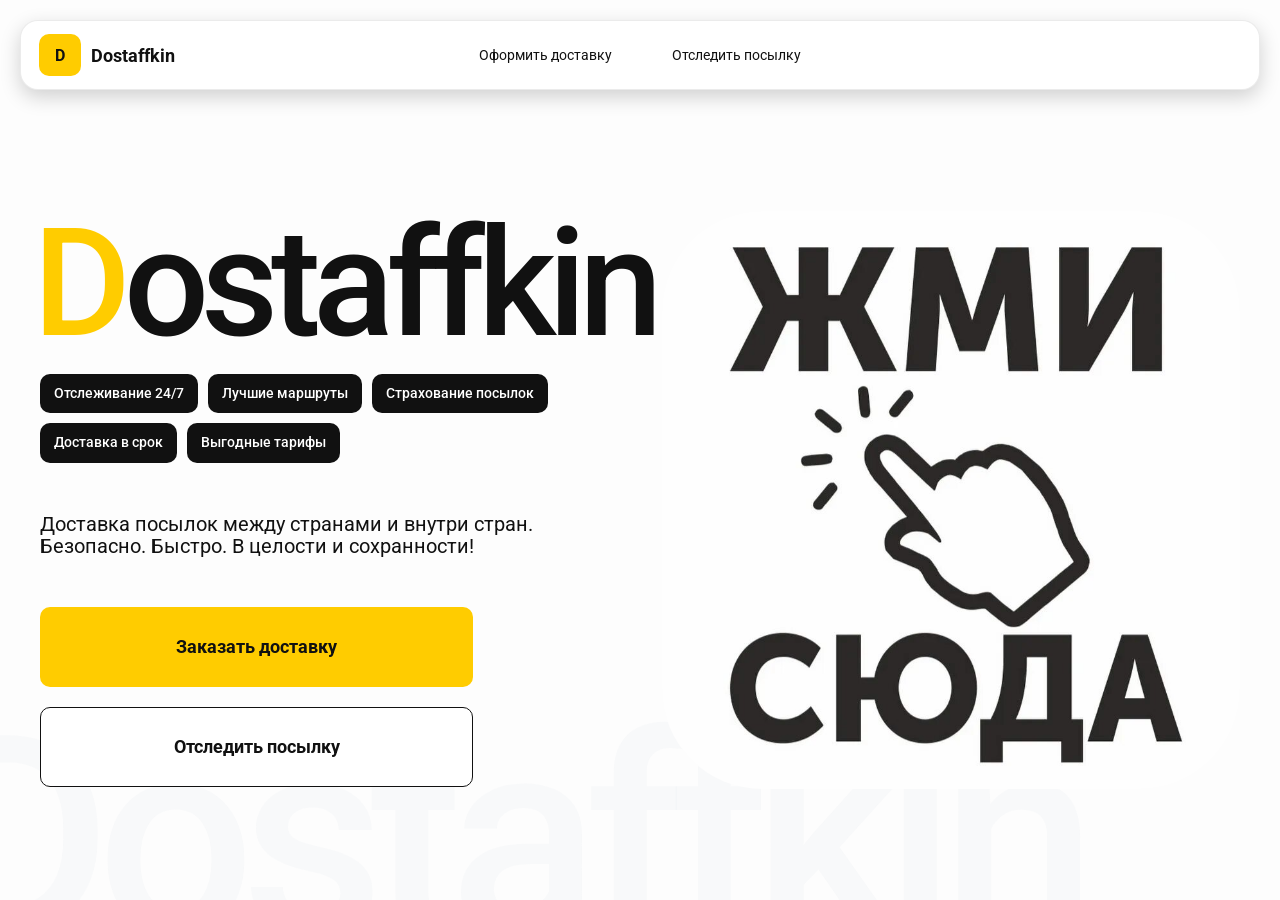
<file: index.html>
<!doctype html>
<html lang="ru">

<head>
    <meta charset="utf-8" />
    <title>Dostaffkin — Доставка посылок между странами и внутри стран. Безопасно. Быстро. В целости и сохранности!
    </title>
    <meta name="viewport" content="width=device-width,initial-scale=1,maximum-scale=1,user-scalable=0" />
    <link rel="stylesheet" href="styles/base.css" />
    <link rel="stylesheet" href="styles/base_adaptive.css" />
    <link rel="stylesheet" href="styles/index.css" />
    <link rel="stylesheet" href="styles/index_adaptive.css" />
    <script src="script.js"></script>
</head>

<body>
    <div class="container">
        <header class="header">
            <a class="header-brand" href="./index.html">
                <div class="header-logo">D</div>
                <div class="header-title">Dostaffkin</div>
            </a>
            <nav class="header-menu">
                <a class="header-link" href="./order.html">Оформить <span>доставку</span></a>
                <a class="header-link" href="./track.html">Отследить <span>посылку</span></a>
            </nav>
        </header>
        <main class="main">
            <section class="main-info">
                <div class="main-title">
                    <span>D</span>ostaffkin
                </div>
                <div class="main-features">
                    <div class="main-feature">Отслеживание 24/7</div>
                    <div class="main-feature">Лучшие маршруты</div>
                    <div class="main-feature">Страхование посылок</div>
                    <div class="main-feature">Доставка в срок</div>
                    <div class="main-feature">Выгодные тарифы</div>
                </div>
                <div class="main-description">
                    Доставка посылок между странами и внутри стран.
                    Безопасно. Быстро. В целости и сохранности!
                </div>
                <div class="main-actions">
                    <a class="button" type="button" href="./order.html">Заказать доставку</a>
                    <a class="button button-white" type="button" href="./track.html">Отследить посылку</a>
                </div>
            </section>
            <div class="main-title-ghost">Dostaffkin</div>
            <section class="main-image">
                <div class="main-image-inner">
                    <img class="static-image" src="images/button.jpg" alt="Main image" />
                    <img class="gif-image" src="images/rickroll-roll.gif" alt="Main image gif" />
                </div>
                <audio id="hoverSound"
                    src="https://mob.mobileringtone.online/mp3/mobileringtone.online_never-gonna-give-you-up.mp3"
                    preload="auto"></audio>
            </section>
        </main>

    </div>
</body>

</html>
</file>
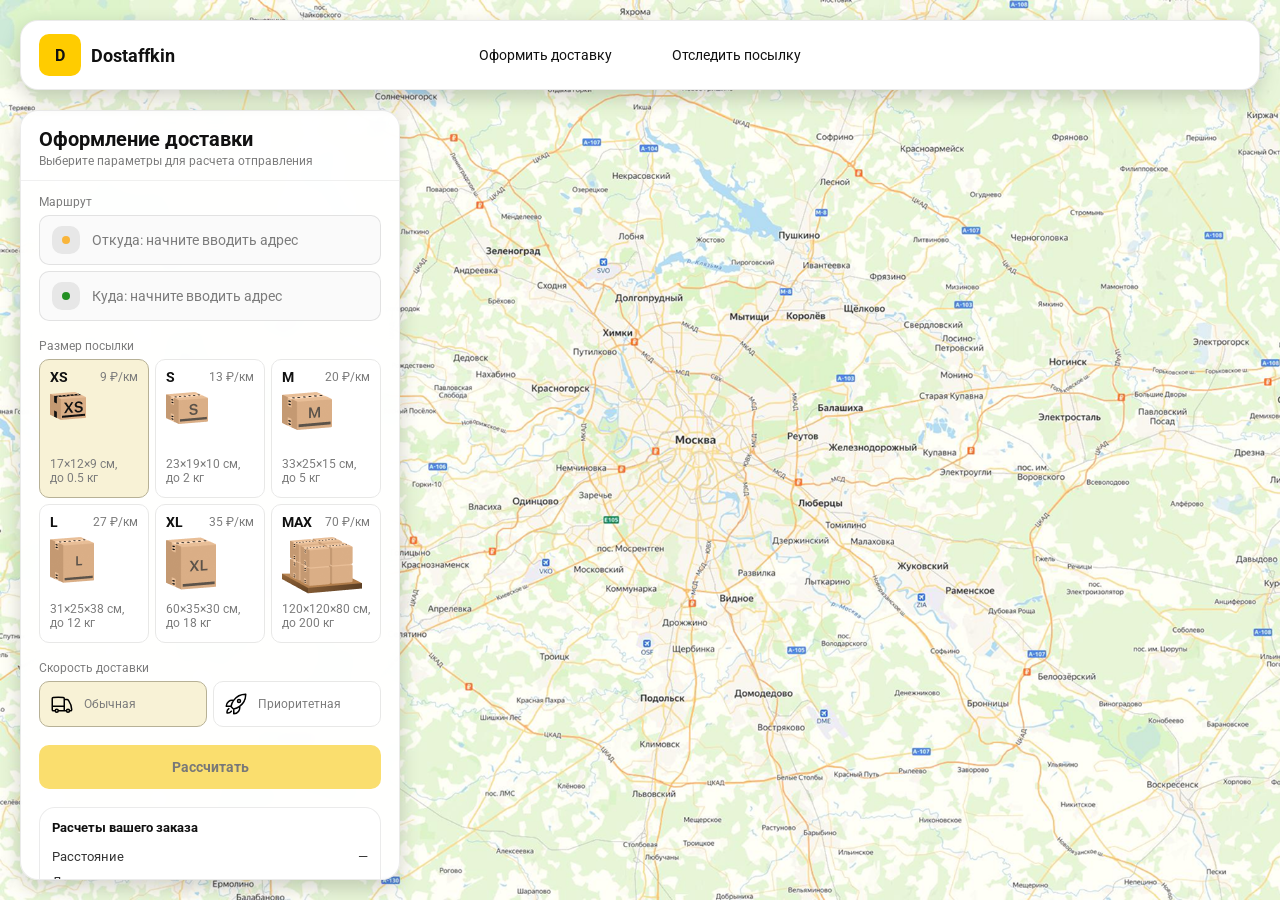
<file: order.html>
<!doctype html>
<html lang="ru">

<head>
    <meta charset="utf-8" />
    <meta name="viewport" content="width=device-width,initial-scale=1,maximum-scale=1,user-scalable=0" />
    <title>Оформление доставки</title>

    <link rel="stylesheet" href="styles/base.css" />
    <link rel="stylesheet" href="styles/base_adaptive.css" />

    <link rel="stylesheet" href="styles/order.css" />
    <link rel="stylesheet" href="styles/order_adaptive.css" />
</head>

<body>
    <div id="map"></div>
    <header class="header">
        <a class="header-brand" href="./index.html">
            <div class="header-logo">D</div>
            <div class="header-title">Dostaffkin</div>
        </a>
        <nav class="header-menu">
            <a class="header-link" href="./order.html">Оформить <span>доставку</span></a>
            <a class="header-link" href="./track.html">Отследить <span>посылку</span></a>
        </nav>
    </header>

    <aside class="main" id="sidebar">
        <div class="main-header">
            <div class="main-title">Оформление доставки</div>
            <div class="main-text">Выберите параметры для расчета отправления</div>
        </div>
        <div class="main-content">
            <div class="main-route">
                <div class="main-block-title">Маршрут</div>
                <div class="main-fields">
                    <div class="main-field" id="fromField">
                        <div class="main-pin"></div>
                        <input id="from" placeholder="Откуда: начните вводить адрес" autocomplete="off" />
                        <div class="main-ac" id="fromAc" role="listbox" aria-label="Подсказки адресов"></div>
                    </div>

                    <div class="main-field" id="toField">
                        <div class="main-pin"></div>
                        <input id="to" placeholder="Куда: начните вводить адрес" autocomplete="off" />
                        <div class="main-ac" id="toAc" role="listbox" aria-label="Подсказки адресов"></div>
                    </div>
                </div>
            </div>
            <div class="main-package">
                <div class="main-block-title">Размер посылки</div>

                <div class="main-sizes">
                    <div class="main-size-card is-active" data-value="xs">
                        <div class="main-size-top">
                            <div class="main-size-label">XS</div>
                            <div class="main-size-rate">9 ₽/км</div>
                        </div>
                        <div class="main-size-media">
                            <img src="images/sizes/xs.png" alt="Короб XS" />
                        </div>
                        <div class="main-size-description">17×12×9 см,<br>до 0.5 кг</div>
                    </div>

                    <div class="main-size-card" data-value="s">
                        <div class="main-size-top">
                            <div class="main-size-label">S</div>
                            <div class="main-size-rate">13 ₽/км</div>
                        </div>
                        <div class="main-size-media">
                            <img src="images/sizes/s.png" alt="Короб S" />
                        </div>
                        <div class="main-size-description">23×19×10 см,<br>до 2 кг</div>
                    </div>

                    <div class="main-size-card" data-value="m">
                        <div class="main-size-top">
                            <div class="main-size-label">M</div>
                            <div class="main-size-rate">20 ₽/км</div>
                        </div>
                        <div class="main-size-media">
                            <img src="images/sizes/m.png" alt="Короб M" />
                        </div>
                        <div class="main-size-description">33×25×15 см,<br>до 5 кг</div>
                    </div>

                    <div class="main-size-card" data-value="l">
                        <div class="main-size-top">
                            <div class="main-size-label">L</div>
                            <div class="main-size-rate">27 ₽/км</div>
                        </div>
                        <div class="main-size-media">
                            <img src="images/sizes/l.png" alt="Короб L" />
                        </div>
                        <div class="main-size-description">31×25×38 см,<br>до 12 кг</div>
                    </div>

                    <div class="main-size-card" data-value="xl">
                        <div class="main-size-top">
                            <div class="main-size-label">XL</div>
                            <div class="main-size-rate">35 ₽/км</div>
                        </div>
                        <div class="main-size-media">
                            <img src="images/sizes/xl.png" alt="Короб XL" />
                        </div>
                        <div class="main-size-description">60×35×30 см,<br>до 18 кг</div>
                    </div>

                    <div class="main-size-card" data-value="max">
                        <div class="main-size-top">
                            <div class="main-size-label">MAX</div>
                            <div class="main-size-rate">70 ₽/км</div>
                        </div>
                        <div class="main-size-media main-size-media-palleta">
                            <img src="images/sizes/max.png" alt="Паллета" />
                        </div>
                        <div class="main-size-description">120×120×80 см,<br>до 200 кг</div>
                    </div>
                </div>
            </div>
             <div class="main-speed">
                <div class="main-block-title">Скорость доставки</div>

                <div class="main-speeds">
                    <div class="main-speed-card is-active" data-value="regular">
                        <img class="main-speed-media" src="images/icons/regular.svg" alt="Regular" />
                        <div class="main-speed-description">Обычная</div>
                    </div>
                    <div class="main-speed-card" data-value="fast">
                        <img class="main-speed-media" src="images/icons/fast.svg" alt="Fast" />
                        <div class="main-speed-description">Приоритетная</div>  
                    </div>

                </div>
            </div>
            <div class="main-calculate-block">
                <button id="calc" class="button calculate-button" type="button" disabled>Рассчитать</button>
            </div>
            <div class="main-result" id="result">
                <div class="main-result-title">Расчеты вашего заказа</div>
                <div class="main-result-lines">
                    <div class="main-result-line"><span>Расстояние</span><span id="distanceValue">—</span></div>
                    <div class="main-result-line"><span>Доставим через</span><span id="durationValue">—</span></div>
                    <div class="main-result-line"><span>Тариф</span><span id="rateValue">—</span></div>
                </div>
                <div class="main-price">
                    <div class="main-price-label">Итого</div>
                    <div class="main-price-value" id="totalValue">—</div>
                </div>
            </div>
            <div class="main-order-box">
                <div class="main-order-form" id="orderForm">
                    <div class="main-order-title">Оформление доставки</div>
                    <div class="main-block-info-row">
                        <div class="main-block-title">Контакты</div>
                        <div class="order-fields">
                            <div class="main-field">
                                <input id="customerName" placeholder="Ваше имя" autocomplete="off" />
                            </div>
                            <div class="main-field">
                                <input id="customerPhone" placeholder="Ваш телефон" autocomplete="off"
                                    inputmode="tel" />
                            </div>
                        </div>
                    </div>
                    <div class="main-block-info-row extra-info">
                        <div class="main-block-title">Дополнительная информация</div>
                        <div class="main-field textarea">
                            <textarea id="comment" placeholder="Детали доставки и комментарии"></textarea>
                        </div>
                    </div>
                    <button id="submit" class="button main-submit-request" type="button" disabled>Отправить
                        заявку
                    </button>
                </div>

                <div class="main-order-success" id="orderSuccess">
                    <div class="main-success-icon">✓</div>
                    <div class="main-success-title">Заявка отправлена!</div>
                    <div class="main-success-title">Номер отправления – <span id="orderId"></span></div>
                    <div class="main-success-subtitle">Мы скоро свяжемся с вами</div>
                </div>
            </div>
        </div>
    </aside>
</body>

</html>
</file>
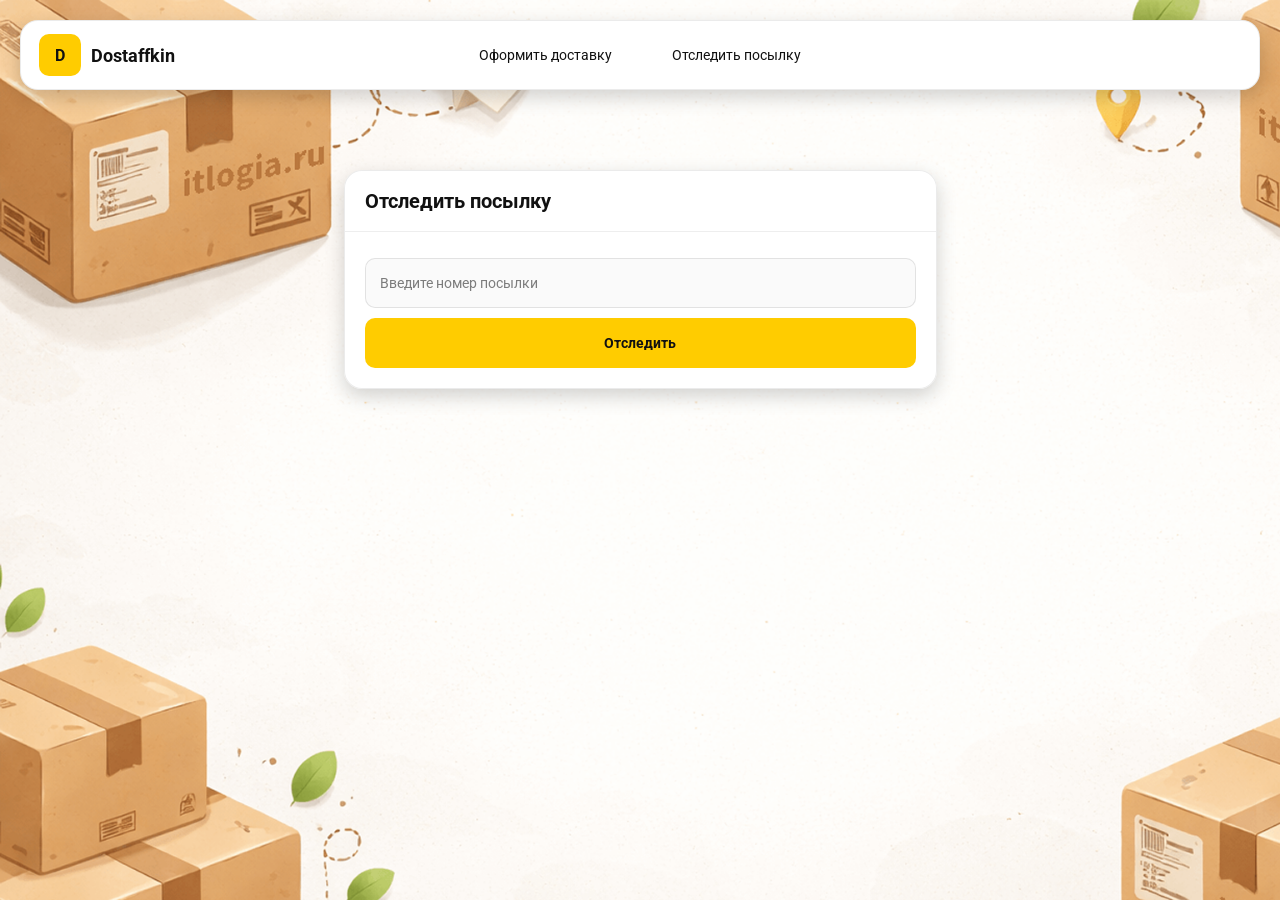
<file: track.html>
<!doctype html>
<html lang="ru">

<head>
    <meta charset="utf-8" />
    <meta name="viewport" content="width=device-width,initial-scale=1,maximum-scale=1,user-scalable=0" />
    <title>Отследить посылку</title>
    <link rel="stylesheet" href="styles/base.css" />
    <link rel="stylesheet" href="styles/base_adaptive.css" />

    <link rel="stylesheet" href="styles/track.css" />
    <link rel="stylesheet" href="styles/track_adaptive.css" />
</head>

<body>
    <div class="container">
        <header class="header">
            <a class="header-brand" href="./index.html">
                <div class="header-logo">D</div>
                <div class="header-title">Dostaffkin</div>
            </a>
            <nav class="header-menu">
                <a class="header-link" href="./order.html">Оформить <span>доставку</span></a>
                <a class="header-link" href="./track.html">Отследить <span>посылку</span></a>
            </nav>
        </header>
        <main class="track-content">
            <section class="track-card track-search">
                <div class="track-title">Отследить посылку</div>
                <div class="track-action">
                    <div class="main-field track-field">
                        <input id="trackNumber" placeholder="Введите номер посылки" autocomplete="off" />
                    </div>
                    <button id="trackButton" class="button track-button" type="button">Отследить</button>
                </div>
            </section>
            <section class="track-card track-result" id="trackResult">
                <div class="track-result-header">
                    <div class="track-id" id="trackIdValue"></div>
                    <div class="track-routes">
                        <div class="track-route">
                            <div class="track-route-pin">
                                <svg xmlns="http://www.w3.org/2000/svg" fill="none" viewBox="0 0 24 24"
                                    stroke-width="1.5" stroke="orange" class="size-6">
                                    <path stroke-linecap="round" stroke-linejoin="round"
                                        d="M15 10.5a3 3 0 1 1-6 0 3 3 0 0 1 6 0Z" />
                                    <path stroke-linecap="round" stroke-linejoin="round"
                                        d="M19.5 10.5c0 7.142-7.5 11.25-7.5 11.25S4.5 17.642 4.5 10.5a7.5 7.5 0 1 1 15 0Z" />
                                </svg>
                            </div>
                            <div class="track-route-address" id="trackFromValue">
                                Откуда: Москва, улица Арбат, 1
                            </div>
                        </div>
                        <div class="track-route track-route-arrow">
                            <svg xmlns="http://www.w3.org/2000/svg" fill="none" viewBox="0 0 24 24" stroke-width="1.5"
                                stroke="currentColor" class="size-6">
                                <path stroke-linecap="round" stroke-linejoin="round"
                                    d="M19.5 13.5 12 21m0 0-7.5-7.5M12 21V3" />
                            </svg>
                        </div>
                        <div class="track-route">
                            <div class="track-route-pin">
                                <svg xmlns="http://www.w3.org/2000/svg" fill="none" viewBox="0 0 24 24"
                                    stroke-width="1.5" stroke="green" class="size-6">
                                    <path stroke-linecap="round" stroke-linejoin="round"
                                        d="M15 10.5a3 3 0 1 1-6 0 3 3 0 0 1 6 0Z" />
                                    <path stroke-linecap="round" stroke-linejoin="round"
                                        d="M19.5 10.5c0 7.142-7.5 11.25-7.5 11.25S4.5 17.642 4.5 10.5a7.5 7.5 0 1 1 15 0Z" />
                                </svg>
                            </div>
                            <div class="track-route-address" id="trackToValue">
                                Куда: Минск, проспект Независимости, 58
                            </div>
                        </div>
                    </div>
                </div>
                <div class="track-info">
                    <div class="track-status-title">Статус данной посылки:</div>
                    <div class="track-status-list" id="trackStatusList">


                        <div class="track-status created">
                            <img src="images/icons/created.svg" class="track-status-icon" alt="Created">
                            <div class="track-status-text">
                                <div class="track-status-text-state">Создан</div>
                                <div class="track-status-text-date">10.01.2026</div>
                            </div>
                        </div>

                        <div class="track-status in-way">
                            <img src="images/icons/in-way.svg" class="track-status-icon" alt="In way">
                            <div class="track-status-text">
                                <div class="track-status-text-state">В пути: Москва</div>
                                <div class="track-status-text-date">18.01.2026</div>
                            </div>
                        </div>

                        <div class="track-status ready">
                            <img src="images/icons/ready.svg" class="track-status-icon" alt="Ready">
                            <div class="track-status-text">
                                <div class="track-status-text-state">Готов к выдаче</div>
                                <div class="track-status-text-date">25.01.2026</div>
                            </div>
                        </div>

                        <div class="track-status done">
                            <img src="images/icons/done.svg" class="track-status-icon" alt="Done">
                            <div class="track-status-text">
                                <div class="track-status-text-state">Вручен</div>
                                <div class="track-status-text-date">27.01.2026</div>
                            </div>
                        </div>

                    </div>
                </div>
            </section>
        </main>
    </div>
</body>

</html>
</file>
<file: styles/base.css>
*, *::before, *::after {
    box-sizing: border-box;
}

@font-face {
    font-family: "Roboto";
    src: url("../fonts/Roboto-Regular.ttf");
    font-weight: normal;
}

@font-face {
    font-family: "Roboto";
    src: url("../fonts/Roboto-Bold.ttf");
    font-weight: bold;
}

@font-face {
    font-family: "Roboto";
    src: url("../fonts/Roboto-Medium.ttf");
    font-weight: 500;
}

html, body {
    margin: 0;
    color: #111111;
    font-family: "Roboto", sans-serif;
}

body {
    background: #FDFDFD;
}

.header {
    border-radius: 18px;
    box-shadow: 0 7px 20px 0 #0000002E;
    backdrop-filter: blur(10px);
    background: #ffffff;
    left: 20px;
    border: 1px solid rgba(0, 0, 0, 0.08);
    position: fixed;
    right: 20px;
    top: 20px;
    padding: 14px 18px;
    height: 70px;
    display: flex;
    align-items: center;
    z-index: 6;
}

.header-brand {
    display: flex;
    align-items: center;
    text-decoration: none;
    gap: 10px;
}

.header-logo {
    width: 42px;
    height: 42px;
    border-radius: 10px;
    background: #FFCC00;
    display: grid;
    place-items: center;
    font-weight: bold;
    color: #111;
}

.header-title {
    font-size: 18px;
    font-weight: bold;
    color: #111111;
    text-decoration: none;
}

.header-menu {
    display: flex;
    align-items: center;
    gap: 60px;
    margin: 0;
    position: absolute;
    left: 50%;
    transform: translateX(-50%);
}

.header-link {
    font-size: 14px;
    color: #111111;
    text-decoration: none;
}

.button {
    border: 0;
    outline: none;
    height: 44px;
    border-radius: 10px;
    font-size: 14px;
    font-weight: bold;
    cursor: pointer;
    font-family: inherit;
    transition: transform .08s ease, opacity .12s ease;
    background: #ffcc00;
    color: #111111;
    text-align: center;
    text-decoration: none;
}

.button:hover {
    background-color: #E5BC19;
}

.button:disabled {
    cursor: not-allowed;
    background-color: #FADE6E;
    color: #787878;
    transform: none;
}

.button.button-white {
    background: #ffffff;
    border: 1px solid #111111;
}

.button.button-white:hover {
    background: rgb(241 241 241);
}

.main-field {
    display: flex;
    align-items: center;
    margin-top: 6px;
    gap: 10px;
    border: 1px solid #1111111A;
    background: #FAFAFA;
    border-radius: 10px;
    padding: 10px 12px;
    position: relative;
    box-sizing: border-box;
    height: 50px;
}

.main-field.textarea {
    height: auto;
}

.main-pin {
    width: 28px;
    height: 28px;
    border-radius: 10px;
    background: rgba(17, 17, 17, 0.08);
    display: grid;
    place-items: center;
    flex: 0 0 auto;
    position: relative;
}

.main-pin::before {
    content: "";
    width: 8px;
    height: 8px;
    border-radius: 999px;
    background: orange;
    opacity: .75;
    display: block;
}

.main-field:last-child .main-pin::before {
    background: green;
    opacity: .85;
}

input, textarea {
    width: 100%;
    border: 0;
    outline: none;
    background: transparent;
    font-size: 14px;
    color: #111111;
    font-family: inherit;
}

textarea {
    resize: vertical;
    min-height: 72px;
    padding: 2px 0;
}

input::placeholder, textarea::placeholder {
    color: #7C7C7C;
}

.main-field:focus-within {
    border-color: rgba(0, 0, 0, 0.20);
    box-shadow: 0 0 0 4px rgba(255, 204, 0, 0.35);
    background: rgba(255, 255, 255, 0.75);
}
</file>
<file: styles/base_adaptive.css>
@media (max-width: 767px) {
    .header {
        left: 10px;
        right: 10px;
        top: 10px;
    }

    .header-link span {
        display: none;
    }

    .header-menu {
        gap: 20px;
        justify-content: flex-start;
        margin: 0 0 0 30px;
        position: static;
        transform: none;
    }
}

@media (max-width: 420px) {
    .header-title {
        display: none;
    }
}

@media (max-width: 374px) {
    .header-menu {
        gap: 10px;
        margin: 0 0 0 10px;
    }
}
</file>
<file: styles/index.css>
.container {
    overflow: hidden;
    min-height: 100vh;
}

.main {
    padding: 111px 40px 40px;
    position: relative;
    display: flex;
}

.main-info {
    max-width: 840px;
    width: 100%;
    position: relative;
}

.main-title {
    margin-top: 98px;
    font-weight: 500;
    font-size: 200px;
    line-height: 1;
    letter-spacing: -0.05em;
    color: #111111;
    left: -15px;
    position: relative;
}

.main-title span {
    color: #ffcc00;
}

.main-features {
    margin-top: 15px;
    display: flex;
    flex-wrap: wrap;
    gap: 10px;
}

.main-feature {
    background: #111111;
    color: #ffffff;
    padding: 12px 14px;
    font-weight: 500;
    font-size: 14px;
    line-height: 1.1;
    border-radius: 10px;
}

.main-description {
    margin-top: 50px;
    max-width: 500px;
    font-size: 20px;
    line-height: 1.1;
    color: #111111;
}

.main-actions {
    margin-top: 50px;
    display: flex;
    flex-direction: column;
    gap: 20px;
}

.main-actions .button {
    height: 80px;
    width: 433px;
    font-size: 18px;
    font-weight: bold;
    place-items: center;
    display: grid;
}

.main-title-ghost {
    position: absolute;
    z-index: -1;
    left: -70px;
    bottom: -150px;
    font-weight: 500;
    font-size: 278px;
    line-height: 1;
    letter-spacing: -0.05em;
    color: #ECEDF04D;
}

.main-image {
    width: 100%;
    max-width: 720px;
    margin: 0 auto;
    top: 100px;
    position: relative;
    cursor: pointer;
}

.image-wrapper {
    position: relative;
    width: 100%;
    overflow: hidden;
}


.image-wrapper img,
.static-image,
.gif-image {
    border-radius: 100px;

}

.static-image,
.gif-image {
    position: absolute;
    top: 0;
    left: 0;
    width: 100%;
    transition: opacity 0.3s ease;
}

.static-image {
    opacity: 1;
}

.gif-image {
    opacity: 0;
}
</file>
<file: styles/index_adaptive.css>
@media (max-width: 1760px) {
    .main-title {
        font-size: 150px;
        left: -7px;
    }

    .main-info {
        max-width: 640px;
    }
}

@media (max-width: 1200px) {
    .main-info {
        max-width: 540px;
    }

    .main {
        padding: 111px 20px 20px;
    }

    .main-title {
        font-size: 120px;
        left: -4px;
    }

    .main-title-ghost {
        font-size: 220px;
    }
}

@media (max-width: 1024px) {
    .main-title {
        margin-top: 30px;
    }

    .main {
        flex-direction: column-reverse;
    }

    .main-image {
        max-width: 350px;
        position: absolute;
        left: 370px;
        top: 370px;
    }

    .main-info {
        max-width: 100%;
    }

    .main-actions {
        gap: 10px;
    }

    .main-actions .button {
        height: 50px;
        font-size: 14px;
        width: auto;
        max-width: 300px;
    }

    .main-description {
        max-width: 350px;
    }
}

@media (max-width: 570px) {
    .main-title {
        font-size: 88px;
    }

    .main-description {
        max-width: 100%
    }

    .main-actions {
       width: 100%;
    }

    .main-actions .button {
        width: 100%;
        max-width: 100%
    }

    .main-image {
        max-width: 650px;
        position: absolute;
        left: 170px;
        top: 70px;
        opacity: 0.2;
    }
}

@media (max-width: 400px) {
    .main-title {
        font-size: 70px;
    }
}
</file>
<file: styles/order.css>
#map {
    background-image: url("../images/map.png");
    background-size: cover;
    position: fixed;
    inset: 0;
}

.main {
    border-radius: 18px;
    box-shadow: 0 7px 20px 0 #0000002E;
    backdrop-filter: blur(10px);
    background: rgba(255, 255, 255, 0.96);
    left: 20px;
    border: 1px solid rgba(0, 0, 0, 0.08);
    position: fixed;
    top: 110px;
    bottom: 20px;
    width: 380px;
    display: flex;
    flex-direction: column;
    overflow: hidden;
    z-index: 5;
}

.main-header {
    padding: 18px 18px 12px 18px;
    border-bottom: 1px solid rgba(0, 0, 0, 0.06);
    display: flex;
    flex-direction: column;
}

.main-title {
    font-size: 20px;
    line-height: 100%;
    font-weight: bold;
}

.main-text {
    font-size: 12px;
    margin-top: 5px;
    color: #7C7C7C;
}

.main-content {
    padding: 14px 18px 18px 18px;
    overflow: auto;
    scrollbar-width: none;
    display: flex;
    flex-direction: column;
    gap: 18px;
    flex: 1;
}

.main-block-title {
    font-size: 12px;
    color: #7C7C7C;
}

.main-route .main-block-title,
.main-package .main-block-title {
    margin-bottom: 6px;
}

.main-sizes {
    display: grid;
    gap: 6px;
    grid-template-columns: repeat(3, 1fr);
}

.main-size-card {
    border: 1px solid #E8E8E7;
    background: #FFFFFF;
    border-radius: 10px;
    padding: 10px;
    cursor: pointer;
    user-select: none;
    transition: transform .08s ease, border-color .12s ease, background .12s ease;
    min-height: 139px;
}

.main-size-card:hover {
    transform: translateY(-1px);
}

.main-size-card.is-active {
    background-color: #F8F2D6;
    border-color: #B7B196;
}

.main-size-top {
    display: flex;
    align-items: center;
    justify-content: space-between;
}

.main-size-label {
    font-weight: bold;
    font-size: 14px;
    color: #111111;
    line-height: 100%;
}

.main-size-rate {
    font-size: 12px;
    color: #7C7C7C;
    line-height: 100%;
}

.main-size-media {
    margin-top: 8px;
    height: 57px;
}

.main-size-description {
    margin-top: 8px;
    font-size: 12px;
    color: #7C7C7C;
    line-height: 1.2;
}

.calculate-button {
    width: 100%;
}

.main-result {
    border: 1px solid rgba(0, 0, 0, 0.08);
    background: rgba(255, 255, 255, 0.75);
    border-radius: 16px;
    padding: 12px;
    line-height: 1.25;
}

.main-result-title {
    font-weight: bold;
    font-size: 13px;
    color: #111111;
    margin-bottom: 13px;
}

.main-result-lines {
    gap: 8px;
    display: flex;
    flex-direction: column;
}

.main-result-line {
    font-size: 13px;
    color: rgba(17, 17, 17, 0.85);
    display: flex;
    justify-content: space-between;
}

.main-price {
    margin-top: 18px;
    padding-top: 10px;
    border-top: 1px dashed rgba(0, 0, 0, 0.12);
    display: flex;
    align-items: baseline;
    justify-content: space-between;
}

.main-price-label {
    font-size: 12px;
    color: rgba(17, 17, 17, 0.55);
}

.main-price-value {
    font-size: 20px;
    font-weight: bold;
    color: #111111;
    letter-spacing: -0.3px;
}

.main-order-box {
    background: #ffffff;
    border: 1px solid #E8E8E7;
    border-radius: 10px;
    padding: 12px;
}

.main-order-title {
    margin-bottom: 8px;
    font-weight: bold;
    font-size: 14px;
    color: #111111;
}

.main-block-info {
    display: flex;
    flex-direction: column;
    gap: 6px;
}

.order-fields {
    display: grid;
    grid-template-columns: 1fr 1fr;
    column-gap: 10px;
    margin-top: 6px;
}

.main-block-info-row.extra-info {
    display: block;
    margin-top: 13px;
}

.main-submit-request {
    width: 100%;
    margin-top: 6px;
}

.main-order-success {
    display: none;
    text-align: center;
    padding: 22px 12px;
    gap: 12px;
}

.main-order-success.is-visible {
    display: flex;
    flex-direction: column;
    align-items: center;
}

.main-success-icon {
    width: 56px;
    height: 56px;
    border-radius: 50%;
    background: #16a34a;
    color: #ffffff;
    display: grid;
    place-items: center;
    font-size: 30px;
}

.main-success-title {
    font-size: 14px;
    font-weight: bold;
    color: #111111;
}

.main-success-subtitle {
    font-size: 12px;
    color: rgba(17, 17, 17, 0.55);
    line-height: 1.3;
}

.main-speed .main-block-title {
    margin-bottom: 6px;
}

.main-speeds {
    display: grid;
    gap: 6px;
    grid-template-columns: repeat(2, 1fr);
}

.main-speed-card {
    border: 1px solid #E8E8E7;
    background: #FFFFFF;
    border-radius: 10px;
    padding: 10px;
    cursor: pointer;
    user-select: none;
    transition: transform .08s ease, border-color .12s ease, background .12s ease;
    display: flex;
    align-items: center;
    gap: 10px;
}

.main-speed-card:hover {
    transform: translateY(-1px);
}

.main-speed-card.is-active {
    background-color: #F8F2D6;
    border-color: #B7B196;
}

.main-speed-description {
    font-size: 12px;
    color: #7C7C7C;
    line-height: 1.2;
}
</file>
<file: styles/order_adaptive.css>
@media (max-width: 767px) {
    .main {
        left: 10px;
        right: 10px;
        top: 50%;
        bottom: 12px;
        width: auto;
        max-width: none;
    }
}

@media (max-width: 420px) {
    .main-sizes {
        grid-template-columns: repeat(2, 1fr);
    }
}
</file>
<file: styles/track.css>
.container {
    background: #F4F4F4 url("../images/track-bg.png");
    background-size: cover;
    min-height: 100vh;
    padding: 170px 0 50px 0;
}

.track-content {
    width: 593px;
    margin: 0 auto;
}

.track-card {
    width: 100%;
    border-radius: 18px;
    box-shadow: 0 7px 20px 0 #0000002E;
    backdrop-filter: blur(10px);
    background: rgba(255, 255, 255, 0.96);
    border: 1px solid rgba(0, 0, 0, 0.08);
}

.track-title {
    font-size: 20px;
    line-height: 100%;
    font-weight: bold;
    border-bottom: 1px solid #EEEEEE;
    padding: 20px;
}

.track-action {
    padding: 20px;
}

.track-button {
    width: 100%;
    height: 50px;
}

.track-field {
    margin-bottom: 10px;
}

.track-result {
    margin-top: 5px;
    display: none;
}

.track-result.is-visible {
    display: block;
}

.track-result-header {
    font-weight: bold;
    font-size: 14px;
    color: #111111;
    padding: 20px;
    border-bottom: 1px solid #EEEEEE;
}

.track-id {
    margin-bottom: 12px;
    font-size: 20px;
}

.track-routes {
    display: flex;
    flex-direction: column;
    gap: 10px;
    font-weight: normal;
}

.track-route {
    display: flex;
    align-items: center;
    gap: 10px;
}

.track-route-pin {
    width: 24px;
    height: 24px;
    flex-shrink: 0;
}

.track-route-arrow {
    padding: 15px 0;
    width: 24px;
    height: 24px;
}

.track-info {
    padding: 20px;
}

.track-status {
    display: flex;
    align-items: center;
    font-size: 12px;
    gap: 10px;
}

.track-status-title {
    font-size: 14px;
    color: #111111;
    margin-bottom: 20px;
}

.track-status-list {
    display: flex;
    flex-direction: column;
    gap: 15px;
}

.track-status-icon {
    width: 40px;
    height: 40px;
    border-radius: 50%;
    background: rgba(17, 17, 17, 0.08);
    display: grid;
    place-items: center;
    flex: 0 0 auto;
}

.track-status.created .track-status-icon {
    background-color: #F1CB00;
}

.track-status.in-way .track-status-icon {
    background-color: #F08A11;
}

.track-status.ready .track-status-icon {
    background-color: #A35D0A;
}

.track-status.done .track-status-icon {
    background-color: #37C93B;
}

.track-status-text {
    display: flex;
    align-items: center;
    justify-content: space-between;
    color: #111111;
    font-size: 12px;
    flex: 1;
}

.track-status-date {
    color: rgba(17, 17, 17, 0.55);
}
</file>
<file: styles/track_adaptive.css>
@media (max-width: 767px) {
    .container {
        padding: 130px 0 50px 0;
    }

    .track-content {
        width: 100%;
        padding-left: 10px;
        padding-right: 10px;
    }

    .track-result-header {
        padding: 20px;
    }
}
</file>
